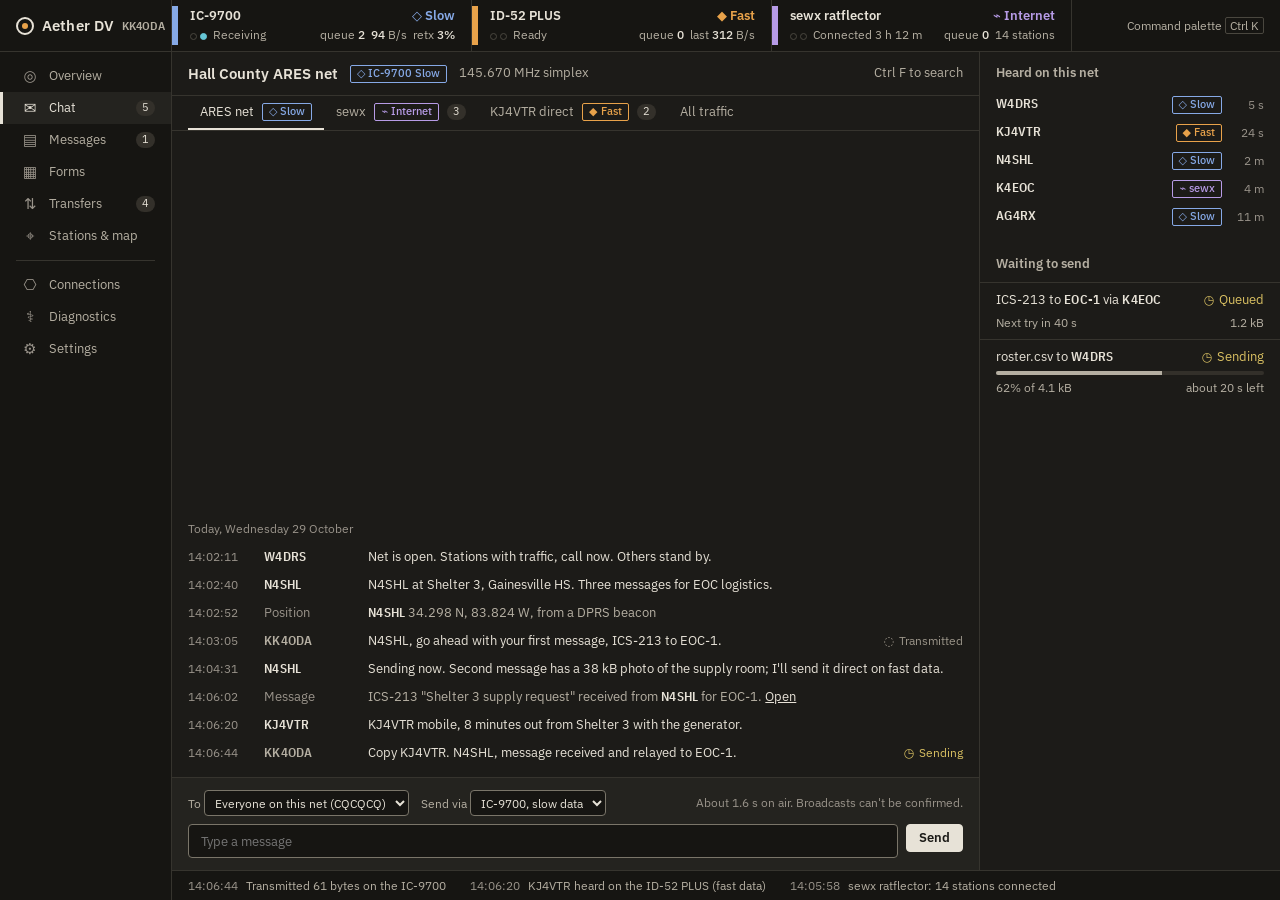
<file: design/mockups/chat.html>
<!doctype html>
<html lang="en">
<head>
<meta charset="utf-8">
<meta name="viewport" content="width=device-width, initial-scale=1">
<title>Aether DV — Chat (mockup)</title>
<link rel="stylesheet" href="app.css">
<style>
.chat { display: grid; grid-template-columns: 1fr 300px; height: 100%; }
.convo { display: grid; grid-template-rows: 44px auto 1fr auto; min-height: 0; border-right: 1px solid var(--line-hair); }
.channels { display: flex; gap: 0; padding: 0 var(--s5); border-bottom: 1px solid var(--line-hair); margin: 0; list-style: none; }
.channels a { display: inline-flex; align-items: center; gap: var(--s3); height: 34px; padding: 0 var(--s4); color: var(--text-2);
  text-decoration: none; border-bottom: 2px solid transparent; white-space: nowrap; }
.channels a[aria-current="true"] { color: var(--text-1); border-bottom-color: var(--text-1); }
.channels .n { font-size: var(--fs-xs); color: var(--text-1); background: var(--bg-select); border-radius: 8px; padding: 0 6px; }
.log { overflow: auto; padding: var(--s3) 0; margin: 0; list-style: none; display: flex; flex-direction: column; justify-content: flex-end; }
.line { display: grid; grid-template-columns: 64px 92px 1fr auto; gap: var(--s4); align-items: baseline;
  padding: 3px var(--s5); min-height: var(--row); }
.line:hover { background: var(--bg-raised); }
.line time { color: var(--text-3); font-size: var(--fs-sm); }
.line .who { font-size: var(--fs-md); }
.line .body { max-width: 72ch; }
.line .meta { display: flex; gap: var(--s3); align-items: center; font-size: var(--fs-sm); }
.line.mine .who { color: var(--text-2); }
.line.sys .body { color: var(--text-2); }
.line.sys .who { color: var(--text-3); font-family: var(--font-ui); font-weight: 400; letter-spacing: 0; }
.daybreak { padding: var(--s3) var(--s5); color: var(--text-3); font-size: var(--fs-sm); }
.compose { border-top: 1px solid var(--line-hair); padding: var(--s4) var(--s5); display: grid; gap: var(--s3); background: var(--bg-raised); }
.compose-row { display: flex; gap: var(--s4); align-items: center; font-size: var(--fs-sm); color: var(--text-2); }
.compose-row select { background: var(--bg-sunken); color: var(--text-1); border: 1px solid var(--line-control); border-radius: var(--r-md); height: 26px; font: inherit; padding: 0 6px; }
.compose-input { display: flex; gap: var(--s3); }
.compose-input input { flex: 1; height: 34px; background: var(--bg-sunken); border: 1px solid var(--line-control); border-radius: var(--r-md);
  color: var(--text-1); font: inherit; font-size: var(--fs-md); padding: 0 var(--s4); }
.estimate { margin-left: auto; color: var(--text-3); }
aside.context { overflow: auto; }
aside h2 { font-size: var(--fs-md); font-weight: 600; margin: 0; padding: var(--s4) var(--s5) var(--s3); color: var(--text-2); }
.stations { list-style: none; margin: 0 0 var(--s4); padding: 0; }
.stations li { display: grid; grid-template-columns: 1fr auto auto; gap: var(--s3); align-items: center; padding: 0 var(--s5); height: var(--row); }
.stations li:hover { background: var(--bg-raised); }
.stations .ago { color: var(--text-3); font-size: var(--fs-sm); width: 34px; text-align: right; }
.queue { list-style: none; margin: 0; padding: 0; }
.queue li { padding: var(--s3) var(--s5); border-top: 1px solid var(--line-hair); display: grid; gap: 4px; }
.queue .q1 { display: flex; justify-content: space-between; gap: var(--s3); }
.bar { height: 4px; background: var(--bg-select); border-radius: 2px; overflow: hidden; }
.bar > span { display: block; height: 100%; background: var(--text-2); }
.q2 { display: flex; justify-content: space-between; font-size: var(--fs-sm); color: var(--text-2); }
</style>
</head>
<body>
<div class="app">
  <div class="brand"><span class="brand-mark" aria-hidden="true"></span><span class="brand-name">Aether DV</span><span class="brand-call">KK4ODA</span></div>

  <ul class="strip" aria-label="Connections">
    <li class="plate" data-mode="slow" aria-label="IC-9700, DV slow data, ready, 2 queued">
      <span class="plate-name">IC-9700</span><span class="plate-mode">◇ Slow</span>
      <span class="plate-state"><span class="air" aria-hidden="true"><i></i><i class="on-rx"></i></span>Receiving</span>
      <span class="plate-nums">queue <b>2</b>&ensp;<b>94</b> B/s&ensp;retx <b>3%</b></span>
    </li>
    <li class="plate" data-mode="fast" aria-label="ID-52 PLUS, DV fast data, ready, idle">
      <span class="plate-name">ID-52 PLUS</span><span class="plate-mode">◆ Fast</span>
      <span class="plate-state"><span class="air" aria-hidden="true"><i></i><i></i></span>Ready</span>
      <span class="plate-nums">queue <b>0</b>&ensp;last <b>312</b> B/s</span>
    </li>
    <li class="plate" data-mode="net" aria-label="Ratflector sewx, internet, connected">
      <span class="plate-name">sewx ratflector</span><span class="plate-mode">⌁ Internet</span>
      <span class="plate-state"><span class="air" aria-hidden="true"><i></i><i></i></span>Connected 3 h 12 m</span>
      <span class="plate-nums">queue <b>0</b>&ensp;14 stations</span>
    </li>
    <li class="strip-end"><span>Command palette <kbd>Ctrl K</kbd></span></li>
  </ul>

  <nav class="rail" aria-label="Sections">
    <ul>
      <li><a href="#"><span class="ico" aria-hidden="true">◎</span>Overview</a></li>
      <li><a href="chat.html" aria-current="page"><span class="ico" aria-hidden="true">✉</span>Chat<span class="count" aria-label="5 unread">5</span></a></li>
      <li><a href="message.html"><span class="ico" aria-hidden="true">▤</span>Messages<span class="count" aria-label="1 unread">1</span></a></li>
      <li><a href="#"><span class="ico" aria-hidden="true">▦</span>Forms</a></li>
      <li><a href="transfers.html"><span class="ico" aria-hidden="true">⇅</span>Transfers<span class="count" aria-label="4 active">4</span></a></li>
      <li><a href="#"><span class="ico" aria-hidden="true">⌖</span>Stations &amp; map</a></li>
      <li class="sep" role="separator"></li>
      <li><a href="connections.html"><span class="ico" aria-hidden="true">⎔</span>Connections</a></li>
      <li><a href="#"><span class="ico" aria-hidden="true">⚕</span>Diagnostics</a></li>
      <li><a href="#"><span class="ico" aria-hidden="true">⚙</span>Settings</a></li>
    </ul>
  </nav>

    <main class="main chat">
    <section class="convo" aria-labelledby="chan-title">
      <div class="pane-head">
        <h1 id="chan-title">Hall County ARES net</h1>
        <span class="tag slow">◇ IC-9700 Slow</span>
        <span class="muted">145.670 MHz simplex</span>
        <span style="margin-left:auto" class="muted">Ctrl F to search</span>
      </div>
      <ul class="channels" aria-label="Chat channels">
        <li><a href="#" aria-current="true">ARES net <span class="tag slow">◇ Slow</span></a></li>
        <li><a href="#">sewx <span class="tag net">⌁ Internet</span><span class="n" aria-label="3 unread">3</span></a></li>
        <li><a href="#">KJ4VTR direct <span class="tag fast">◆ Fast</span><span class="n" aria-label="2 unread">2</span></a></li>
        <li><a href="#">All traffic</a></li>
      </ul>

      <ol class="log" role="log" aria-live="polite" aria-label="Messages on the ARES net">
        <li class="daybreak">Today, Wednesday 29 October</li>
        <li class="line"><time datetime="14:02">14:02:11</time><span class="who call">W4DRS</span>
          <span class="body">Net is open. Stations with traffic, call now. Others stand by.</span><span class="meta"></span></li>
        <li class="line"><time datetime="14:02">14:02:40</time><span class="who call">N4SHL</span>
          <span class="body">N4SHL at Shelter 3, Gainesville HS. Three messages for EOC logistics.</span><span class="meta"></span></li>
        <li class="line sys"><time datetime="14:02">14:02:52</time><span class="who">Position</span>
          <span class="body"><span class="call" style="color:var(--text-1)">N4SHL</span> 34.298 N, 83.824 W, from a DPRS beacon</span><span class="meta"></span></li>
        <li class="line mine"><time datetime="14:03">14:03:05</time><span class="who call">KK4ODA</span>
          <span class="body">N4SHL, go ahead with your first message, ICS-213 to EOC-1.</span>
          <span class="meta"><span class="st unknown" title="Broadcast chat cannot be confirmed. It was transmitted on the IC-9700.">Transmitted</span></span></li>
        <li class="line"><time datetime="14:04">14:04:31</time><span class="who call">N4SHL</span>
          <span class="body">Sending now. Second message has a 38 kB photo of the supply room; I'll send it direct on fast data.</span><span class="meta"></span></li>
        <li class="line sys"><time datetime="14:06">14:06:02</time><span class="who">Message</span>
          <span class="body">ICS-213 "Shelter 3 supply request" received from <span class="call" style="color:var(--text-1)">N4SHL</span> for EOC-1. <a href="message.html" style="color:var(--text-1)">Open</a></span><span class="meta"></span></li>
        <li class="line"><time datetime="14:06">14:06:20</time><span class="who call">KJ4VTR</span>
          <span class="body">KJ4VTR mobile, 8 minutes out from Shelter 3 with the generator.</span><span class="meta"></span></li>
        <li class="line mine"><time datetime="14:06">14:06:44</time><span class="who call">KK4ODA</span>
          <span class="body">Copy KJ4VTR. N4SHL, message received and relayed to EOC-1.</span>
          <span class="meta"><span class="st pending">Sending</span></span></li>
      </ol>

      <form class="compose" aria-label="Write a chat message" onsubmit="return false">
        <div class="compose-row">
          <label>To <select aria-label="Recipient"><option>Everyone on this net (CQCQCQ)</option><option>N4SHL</option><option>KJ4VTR</option></select></label>
          <label>Send via <select aria-label="Send via"><option>IC-9700, slow data</option><option>sewx ratflector</option></select></label>
          <span class="estimate">About 1.6 s on air. Broadcasts can't be confirmed.</span>
        </div>
        <div class="compose-input">
          <label class="sr" for="msg">Message</label>
          <input id="msg" placeholder="Type a message" value="">
          <button class="btn primary" type="submit">Send <span class="sr">(Ctrl Enter)</span></button>
        </div>
      </form>
    </section>

    <aside class="context" aria-label="Net context">
      <h2>Heard on this net</h2>
      <ul class="stations">
        <li><span class="call">W4DRS</span><span class="tag slow">◇ Slow</span><span class="ago">5 s</span></li>
        <li><span class="call">KJ4VTR</span><span class="tag fast">◆ Fast</span><span class="ago">24 s</span></li>
        <li><span class="call">N4SHL</span><span class="tag slow">◇ Slow</span><span class="ago">2 m</span></li>
        <li><span class="call">K4EOC</span><span class="tag net">⌁ sewx</span><span class="ago">4 m</span></li>
        <li><span class="call">AG4RX</span><span class="tag slow">◇ Slow</span><span class="ago">11 m</span></li>
      </ul>
      <h2>Waiting to send</h2>
      <ul class="queue">
        <li><div class="q1"><span>ICS-213 to <span class="call">EOC-1</span> via <span class="call">K4EOC</span></span><span class="st pending">Queued</span></div>
          <div class="q2"><span>Next try in 40 s</span><span>1.2 kB</span></div></li>
        <li><div class="q1"><span>roster.csv to <span class="call">W4DRS</span></span><span class="st pending">Sending</span></div>
          <div class="bar" role="progressbar" aria-valuenow="62" aria-valuemin="0" aria-valuemax="100" aria-label="roster.csv progress"><span style="width:62%"></span></div>
          <div class="q2"><span>62% of 4.1 kB</span><span>about 20 s left</span></div></li>
      </ul>
    </aside>
  </main>

  <div class="drawer" role="status" aria-label="Recent engine activity">
    <span><time>14:06:44</time>Transmitted 61 bytes on the IC-9700</span>
    <span><time>14:06:20</time>KJ4VTR heard on the ID-52 PLUS (fast data)</span>
    <span><time>14:05:58</time>sewx ratflector: 14 stations connected</span>
  </div>
</div>
</body>
</html>
</file>
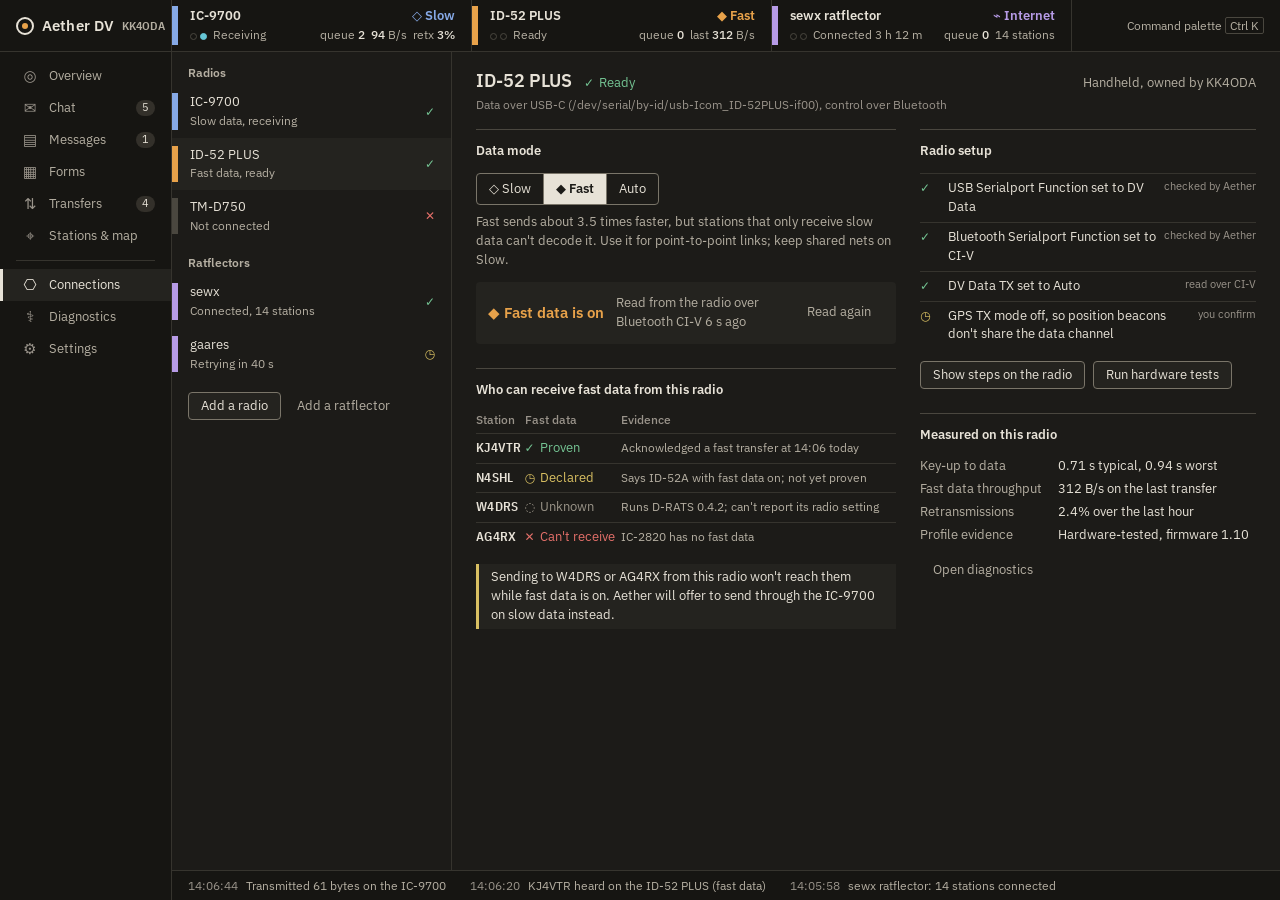
<file: design/mockups/connections.html>
<!doctype html>
<html lang="en">
<head>
<meta charset="utf-8">
<meta name="viewport" content="width=device-width, initial-scale=1">
<title>Aether DV — Connections (mockup)</title>
<link rel="stylesheet" href="app.css">
<style>
.conn { display: grid; grid-template-columns: 280px 1fr; height: 100%; }
.ports { border-right: 1px solid var(--line-hair); overflow: auto; }
.ports h2 { font-size: var(--fs-sm); font-weight: 600; color: var(--text-2); margin: 0; padding: var(--s4) var(--s5) var(--s2); }
.ports ul { list-style: none; margin: 0; padding: 0; }
.ports li a { display: grid; grid-template-columns: 6px 1fr auto; gap: var(--s4); align-items: center; padding: var(--s3) var(--s5) var(--s3) 0;
  color: var(--text-1); text-decoration: none; }
.ports li a:hover { background: var(--bg-hover); }
.ports li a[aria-current="true"] { background: var(--bg-raised); }
.ports .band { align-self: stretch; }
.ports .slow .band { background: var(--slow); } .ports .fast .band { background: var(--fast); } .ports .net .band { background: var(--net); } .ports .unk .band { background: var(--line-strong); }
.ports .sub { display: block; font-size: var(--fs-sm); color: var(--text-2); }
.ports .add { padding: var(--s4) var(--s5); }

.detail { overflow: auto; padding: var(--s5) var(--s6) var(--s6); max-width: 1040px; }
.detail-head { display: flex; align-items: baseline; gap: var(--s4); }
.detail-head h1 { margin: 0; font-size: var(--fs-xl); font-weight: 600; }
.detail .path { color: var(--text-3); font-size: var(--fs-sm); margin: 2px 0 var(--s5); }
.cols { display: grid; grid-template-columns: 1.25fr 1fr; gap: var(--s6); }
section.panel { border-top: 1px solid var(--line-strong); padding-top: var(--s4); margin-bottom: var(--s6); }
section.panel h2 { font-size: var(--fs-md); font-weight: 600; margin: 0 0 var(--s4); }
.seg { display: inline-flex; border: 1px solid var(--line-control); border-radius: var(--r-md); overflow: hidden; }
.seg label { display: inline-flex; align-items: center; gap: 6px; padding: 0 var(--s4); height: 30px; cursor: pointer; border-right: 1px solid var(--line-control); }
.seg label:last-child { border-right: 0; }
.seg input { position: absolute; opacity: 0; }
.seg input:checked + span { color: var(--bg-base); }
.seg label:has(input:checked) { background: var(--text-1); color: var(--bg-base); font-weight: 600; }
.seg label:has(input:focus-visible) { outline: 2px solid var(--focus); outline-offset: -2px; }
.explain { color: var(--text-2); margin: var(--s3) 0 0; max-width: 64ch; }
.readout { display: grid; grid-template-columns: auto 1fr auto; gap: var(--s2) var(--s4); align-items: center; margin-top: var(--s4);
  padding: var(--s4); background: var(--bg-raised); border-radius: var(--r-md); }
.readout .big { font-size: var(--fs-lg); font-weight: 600; color: var(--fast); }
.peers { width: 100%; border-collapse: collapse; }
.peers th { text-align: left; font-weight: 500; color: var(--text-3); font-size: var(--fs-sm); padding: 0 0 var(--s2); }
.peers td { padding: 5px 0; border-top: 1px solid var(--line-hair); vertical-align: top; }
.peers td:last-child { color: var(--text-2); font-size: var(--fs-sm); }
.warn { margin-top: var(--s4); border-left: 3px solid var(--pending); padding: var(--s2) var(--s4); color: var(--text-1); background: var(--bg-raised); }
dl.kv { display: grid; grid-template-columns: max-content 1fr; gap: var(--s2) var(--s5); margin: 0; }
dl.kv dt { color: var(--text-2); } dl.kv dd { margin: 0; }
.checks { list-style: none; margin: 0; padding: 0; }
.checks li { display: grid; grid-template-columns: 20px 1fr auto; gap: var(--s3); padding: 5px 0; border-top: 1px solid var(--line-hair); }
.checks .src { font-size: var(--fs-xs); color: var(--text-3); white-space: nowrap; }
.btnrow { display: flex; gap: var(--s3); margin-top: var(--s4); flex-wrap: wrap; }
</style>
</head>
<body>
<div class="app">
  <div class="brand"><span class="brand-mark" aria-hidden="true"></span><span class="brand-name">Aether DV</span><span class="brand-call">KK4ODA</span></div>

  <ul class="strip" aria-label="Connections">
    <li class="plate" data-mode="slow" aria-label="IC-9700, DV slow data, ready, 2 queued">
      <span class="plate-name">IC-9700</span><span class="plate-mode">◇ Slow</span>
      <span class="plate-state"><span class="air" aria-hidden="true"><i></i><i class="on-rx"></i></span>Receiving</span>
      <span class="plate-nums">queue <b>2</b>&ensp;<b>94</b> B/s&ensp;retx <b>3%</b></span>
    </li>
    <li class="plate" data-mode="fast" aria-label="ID-52 PLUS, DV fast data, ready, idle">
      <span class="plate-name">ID-52 PLUS</span><span class="plate-mode">◆ Fast</span>
      <span class="plate-state"><span class="air" aria-hidden="true"><i></i><i></i></span>Ready</span>
      <span class="plate-nums">queue <b>0</b>&ensp;last <b>312</b> B/s</span>
    </li>
    <li class="plate" data-mode="net" aria-label="Ratflector sewx, internet, connected">
      <span class="plate-name">sewx ratflector</span><span class="plate-mode">⌁ Internet</span>
      <span class="plate-state"><span class="air" aria-hidden="true"><i></i><i></i></span>Connected 3 h 12 m</span>
      <span class="plate-nums">queue <b>0</b>&ensp;14 stations</span>
    </li>
    <li class="strip-end"><span>Command palette <kbd>Ctrl K</kbd></span></li>
  </ul>

  <nav class="rail" aria-label="Sections">
    <ul>
      <li><a href="#"><span class="ico" aria-hidden="true">◎</span>Overview</a></li>
      <li><a href="chat.html"><span class="ico" aria-hidden="true">✉</span>Chat<span class="count" aria-label="5 unread">5</span></a></li>
      <li><a href="message.html"><span class="ico" aria-hidden="true">▤</span>Messages<span class="count" aria-label="1 unread">1</span></a></li>
      <li><a href="#"><span class="ico" aria-hidden="true">▦</span>Forms</a></li>
      <li><a href="transfers.html"><span class="ico" aria-hidden="true">⇅</span>Transfers<span class="count" aria-label="4 active">4</span></a></li>
      <li><a href="#"><span class="ico" aria-hidden="true">⌖</span>Stations &amp; map</a></li>
      <li class="sep" role="separator"></li>
      <li><a href="connections.html" aria-current="page"><span class="ico" aria-hidden="true">⎔</span>Connections</a></li>
      <li><a href="#"><span class="ico" aria-hidden="true">⚕</span>Diagnostics</a></li>
      <li><a href="#"><span class="ico" aria-hidden="true">⚙</span>Settings</a></li>
    </ul>
  </nav>

    <main class="main conn">
    <nav class="ports" aria-label="Ports">
      <h2>Radios</h2>
      <ul>
        <li class="slow"><a href="#"><span class="band" aria-hidden="true"></span><span>IC-9700<span class="sub">Slow data, receiving</span></span><span class="st ok"><span class="sr">ready</span></span></a></li>
        <li class="fast"><a href="#" aria-current="true"><span class="band" aria-hidden="true"></span><span>ID-52 PLUS<span class="sub">Fast data, ready</span></span><span class="st ok"><span class="sr">ready</span></span></a></li>
        <li class="unk"><a href="#"><span class="band" aria-hidden="true"></span><span>TM-D750<span class="sub">Not connected</span></span><span class="st fail"><span class="sr">absent</span></span></a></li>
      </ul>
      <h2>Ratflectors</h2>
      <ul>
        <li class="net"><a href="#"><span class="band" aria-hidden="true"></span><span>sewx<span class="sub">Connected, 14 stations</span></span><span class="st ok"><span class="sr">up</span></span></a></li>
        <li class="net"><a href="#"><span class="band" aria-hidden="true"></span><span>gaares<span class="sub">Retrying in 40 s</span></span><span class="st pending"><span class="sr">backoff</span></span></a></li>
      </ul>
      <div class="add"><button class="btn">Add a radio</button> <button class="btn quiet">Add a ratflector</button></div>
    </nav>

    <section class="detail" aria-labelledby="port-title">
      <div class="detail-head">
        <h1 id="port-title">ID-52 PLUS</h1><span class="st ok">Ready</span>
        <span style="margin-left:auto" class="muted">Handheld, owned by KK4ODA</span>
      </div>
      <p class="path">Data over USB-C (/dev/serial/by-id/usb-Icom_ID-52PLUS-if00), control over Bluetooth</p>

      <div class="cols">
        <div>
          <section class="panel" aria-labelledby="mode-h">
            <h2 id="mode-h">Data mode</h2>
            <div class="seg" role="radiogroup" aria-label="Data mode policy">
              <label><input type="radio" name="mode"><span>◇ Slow</span></label>
              <label><input type="radio" name="mode" checked><span>◆ Fast</span></label>
              <label><input type="radio" name="mode"><span>Auto</span></label>
            </div>
            <p class="explain">Fast sends about 3.5 times faster, but stations that only receive slow data can't decode it. Use it for point-to-point links; keep shared nets on Slow.</p>
            <div class="readout" role="status">
              <span class="big">◆ Fast data is on</span><span class="muted">Read from the radio over Bluetooth CI-V 6 s ago</span>
              <button class="btn quiet">Read again</button>
            </div>
          </section>

          <section class="panel" aria-labelledby="peer-h">
            <h2 id="peer-h">Who can receive fast data from this radio</h2>
            <table class="peers">
              <thead><tr><th scope="col">Station</th><th scope="col">Fast data</th><th scope="col">Evidence</th></tr></thead>
              <tbody>
                <tr><td class="call">KJ4VTR</td><td><span class="st ok">Proven</span></td><td>Acknowledged a fast transfer at 14:06 today</td></tr>
                <tr><td class="call">N4SHL</td><td><span class="st pending">Declared</span></td><td>Says ID-52A with fast data on; not yet proven</td></tr>
                <tr><td class="call">W4DRS</td><td><span class="st unknown">Unknown</span></td><td>Runs D-RATS 0.4.2; can't report its radio setting</td></tr>
                <tr><td class="call">AG4RX</td><td><span class="st fail">Can't receive</span></td><td>IC-2820 has no fast data</td></tr>
              </tbody>
            </table>
            <p class="warn">Sending to W4DRS or AG4RX from this radio won't reach them while fast data is on. Aether will offer to send through the IC-9700 on slow data instead.</p>
          </section>
        </div>

        <div>
          <section class="panel" aria-labelledby="hw-h">
            <h2 id="hw-h">Radio setup</h2>
            <ul class="checks">
              <li><span class="st ok"><span class="sr">done</span></span><span>USB Serialport Function set to DV Data</span><span class="src">checked by Aether</span></li>
              <li><span class="st ok"><span class="sr">done</span></span><span>Bluetooth Serialport Function set to CI-V</span><span class="src">checked by Aether</span></li>
              <li><span class="st ok"><span class="sr">done</span></span><span>DV Data TX set to Auto</span><span class="src">read over CI-V</span></li>
              <li><span class="st pending"><span class="sr">to do</span></span><span>GPS TX mode off, so position beacons don't share the data channel</span><span class="src">you confirm</span></li>
            </ul>
            <div class="btnrow"><button class="btn">Show steps on the radio</button><button class="btn">Run hardware tests</button></div>
          </section>

          <section class="panel" aria-labelledby="meas-h">
            <h2 id="meas-h">Measured on this radio</h2>
            <dl class="kv">
              <dt>Key-up to data</dt><dd>0.71 s typical, 0.94 s worst</dd>
              <dt>Fast data throughput</dt><dd>312 B/s on the last transfer</dd>
              <dt>Retransmissions</dt><dd>2.4% over the last hour</dd>
              <dt>Profile evidence</dt><dd>Hardware-tested, firmware 1.10</dd>
            </dl>
            <div class="btnrow"><button class="btn quiet">Open diagnostics</button></div>
          </section>
        </div>
      </div>
    </section>
  </main>
  <div class="drawer" role="status" aria-label="Recent engine activity">
    <span><time>14:06:44</time>Transmitted 61 bytes on the IC-9700</span>
    <span><time>14:06:20</time>KJ4VTR heard on the ID-52 PLUS (fast data)</span>
    <span><time>14:05:58</time>sewx ratflector: 14 stations connected</span>
  </div>
</div>
</body>
</html>
</file>
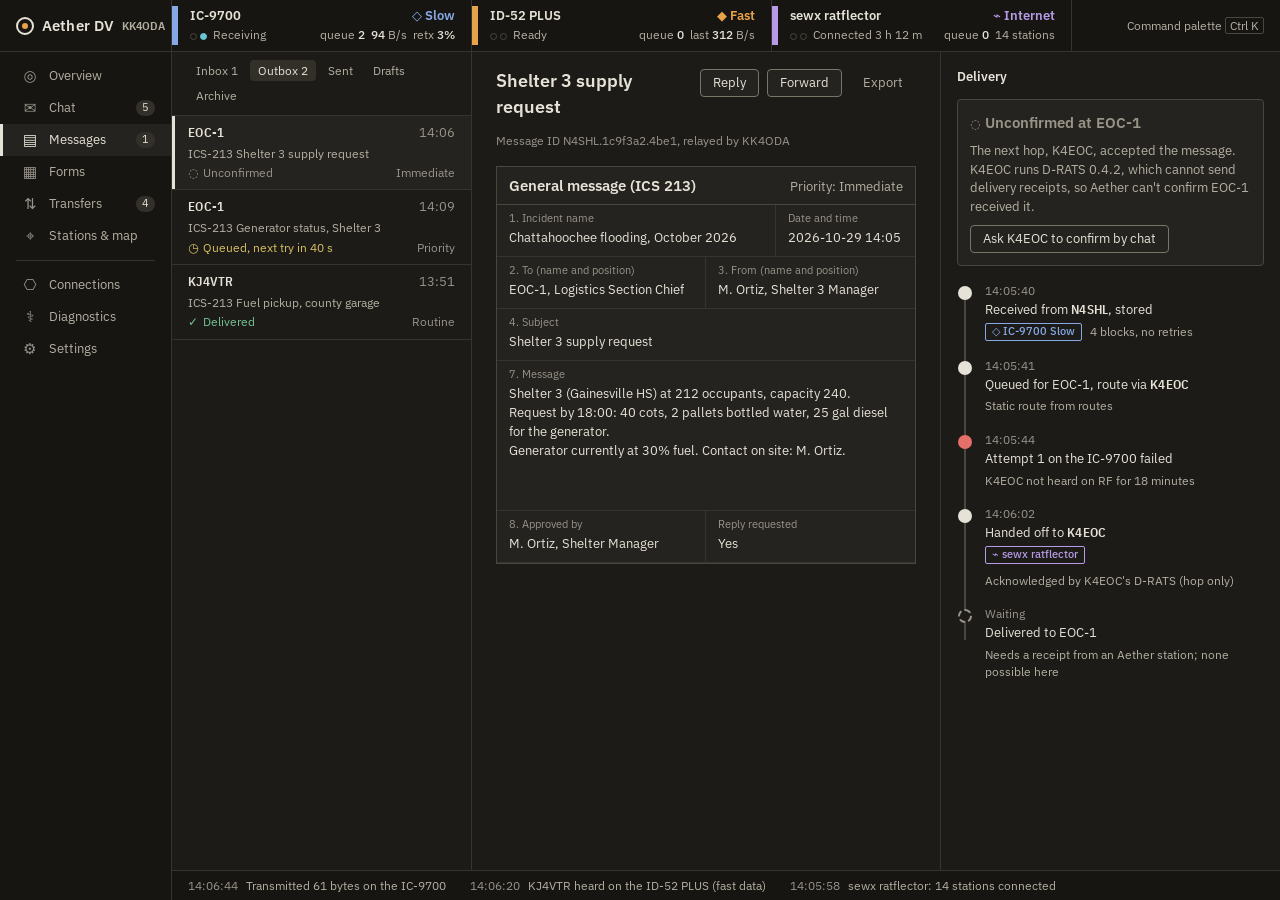
<file: design/mockups/message.html>
<!doctype html>
<html lang="en">
<head>
<meta charset="utf-8">
<meta name="viewport" content="width=device-width, initial-scale=1">
<title>Aether DV — Message (mockup)</title>
<link rel="stylesheet" href="app.css">
<style>
.msgview { display: grid; grid-template-columns: 300px 1fr 340px; height: 100%; }
.list { border-right: 1px solid var(--line-hair); overflow: auto; }
.folders { display: flex; gap: var(--s2); padding: var(--s3) var(--s5); border-bottom: 1px solid var(--line-hair); flex-wrap: wrap; }
.folders a { color: var(--text-2); text-decoration: none; padding: 2px 8px; border-radius: var(--r-md); font-size: var(--fs-sm); }
.folders a[aria-current="true"] { background: var(--bg-select); color: var(--text-1); }
.items { list-style: none; margin: 0; padding: 0; }
.items li { padding: var(--s3) var(--s5); border-bottom: 1px solid var(--line-hair); display: grid; gap: 2px; cursor: default; }
.items li[aria-selected="true"] { background: var(--bg-raised); box-shadow: inset 3px 0 0 var(--text-1); }
.items .r1 { display: flex; justify-content: space-between; gap: var(--s3); }
.items .r2 { color: var(--text-2); font-size: var(--fs-sm); white-space: nowrap; overflow: hidden; text-overflow: ellipsis; }
.items .r3 { display: flex; justify-content: space-between; font-size: var(--fs-sm); }

.doc { overflow: auto; padding: var(--s5) var(--s6) var(--s6); }
.doc-head { display: flex; align-items: baseline; gap: var(--s4); margin-bottom: var(--s4); }
.doc-head h1 { font-size: var(--fs-xl); font-weight: 600; margin: 0; }
.doc-actions { margin-left: auto; display: flex; gap: var(--s3); }
.mid { color: var(--text-3); font-size: var(--fs-sm); margin: 0 0 var(--s5); }
/* ICS-213 rendered in the paper form's own boxed grid */
.ics { border: 1px solid var(--line-strong); max-width: 760px; background: var(--bg-raised); }
.ics-title { display: flex; justify-content: space-between; align-items: baseline; padding: var(--s3) var(--s4); border-bottom: 1px solid var(--line-strong); }
.ics-title b { font-size: var(--fs-lg); }
.ics-grid { display: grid; grid-template-columns: repeat(6, 1fr); }
.box { border-right: 1px solid var(--line-hair); border-bottom: 1px solid var(--line-hair); padding: 6px var(--s4) var(--s3); min-height: 52px; }
.box:last-child { border-right: 0; }
.box .k { display: block; font-size: var(--fs-xs); color: var(--text-3); margin-bottom: 2px; }
.box .v { font-size: var(--fs-md); }
.c2 { grid-column: span 2; } .c3 { grid-column: span 3; } .c4 { grid-column: span 4; } .c6 { grid-column: span 6; }
.box.body { min-height: 150px; } .box.body .v { white-space: pre-line; max-width: 70ch; }
.box.edge { border-right: 0; }

.delivery { border-left: 1px solid var(--line-hair); overflow: auto; padding: var(--s5); }
.delivery h2 { font-size: var(--fs-md); font-weight: 600; margin: 0 0 var(--s4); }
.verdict { border: 1px solid var(--line-strong); border-radius: var(--r-md); padding: var(--s4); margin-bottom: var(--s5); background: var(--bg-raised); }
.verdict .st { font-size: var(--fs-lg); font-weight: 600; }
.verdict p { margin: var(--s3) 0 0; color: var(--text-2); }
/* hop ladder: a genuine sequence, so it is drawn as one */
.ladder { list-style: none; margin: 0; padding: 0; position: relative; }
.ladder::before { content: ""; position: absolute; left: 7px; top: 8px; bottom: 56px; width: 2px; background: var(--line-strong); }
.ladder li { position: relative; padding: 0 0 var(--s5) 28px; }
.ladder li::before { content: ""; position: absolute; left: 1px; top: 4px; width: 10px; height: 10px; border-radius: 50%;
  background: var(--bg-base); border: 2px solid var(--line-strong); }
.ladder li.done::before { background: var(--text-1); border-color: var(--text-1); }
.ladder li.fail::before { background: var(--fail); border-color: var(--fail); }
.ladder li.open::before { border-style: dashed; border-color: var(--unknown); }
.ladder .when { color: var(--text-3); font-size: var(--fs-sm); }
.ladder .what { display: block; }
.ladder .how { display: flex; gap: var(--s3); align-items: center; flex-wrap: wrap; margin-top: 3px; font-size: var(--fs-sm); color: var(--text-2); }
.delivery .acts { display: flex; gap: var(--s3); margin-top: var(--s3); }
</style>
</head>
<body>
<div class="app">
  <div class="brand"><span class="brand-mark" aria-hidden="true"></span><span class="brand-name">Aether DV</span><span class="brand-call">KK4ODA</span></div>

  <ul class="strip" aria-label="Connections">
    <li class="plate" data-mode="slow" aria-label="IC-9700, DV slow data, ready, 2 queued">
      <span class="plate-name">IC-9700</span><span class="plate-mode">◇ Slow</span>
      <span class="plate-state"><span class="air" aria-hidden="true"><i></i><i class="on-rx"></i></span>Receiving</span>
      <span class="plate-nums">queue <b>2</b>&ensp;<b>94</b> B/s&ensp;retx <b>3%</b></span>
    </li>
    <li class="plate" data-mode="fast" aria-label="ID-52 PLUS, DV fast data, ready, idle">
      <span class="plate-name">ID-52 PLUS</span><span class="plate-mode">◆ Fast</span>
      <span class="plate-state"><span class="air" aria-hidden="true"><i></i><i></i></span>Ready</span>
      <span class="plate-nums">queue <b>0</b>&ensp;last <b>312</b> B/s</span>
    </li>
    <li class="plate" data-mode="net" aria-label="Ratflector sewx, internet, connected">
      <span class="plate-name">sewx ratflector</span><span class="plate-mode">⌁ Internet</span>
      <span class="plate-state"><span class="air" aria-hidden="true"><i></i><i></i></span>Connected 3 h 12 m</span>
      <span class="plate-nums">queue <b>0</b>&ensp;14 stations</span>
    </li>
    <li class="strip-end"><span>Command palette <kbd>Ctrl K</kbd></span></li>
  </ul>

  <nav class="rail" aria-label="Sections">
    <ul>
      <li><a href="#"><span class="ico" aria-hidden="true">◎</span>Overview</a></li>
      <li><a href="chat.html"><span class="ico" aria-hidden="true">✉</span>Chat<span class="count" aria-label="5 unread">5</span></a></li>
      <li><a href="message.html" aria-current="page"><span class="ico" aria-hidden="true">▤</span>Messages<span class="count" aria-label="1 unread">1</span></a></li>
      <li><a href="#"><span class="ico" aria-hidden="true">▦</span>Forms</a></li>
      <li><a href="transfers.html"><span class="ico" aria-hidden="true">⇅</span>Transfers<span class="count" aria-label="4 active">4</span></a></li>
      <li><a href="#"><span class="ico" aria-hidden="true">⌖</span>Stations &amp; map</a></li>
      <li class="sep" role="separator"></li>
      <li><a href="connections.html"><span class="ico" aria-hidden="true">⎔</span>Connections</a></li>
      <li><a href="#"><span class="ico" aria-hidden="true">⚕</span>Diagnostics</a></li>
      <li><a href="#"><span class="ico" aria-hidden="true">⚙</span>Settings</a></li>
    </ul>
  </nav>

    <main class="main msgview">
    <section class="list" aria-label="Message list">
      <nav class="folders" aria-label="Folders">
        <a href="#">Inbox 1</a><a href="#" aria-current="true">Outbox 2</a><a href="#">Sent</a><a href="#">Drafts</a><a href="#">Archive</a>
      </nav>
      <ul class="items" role="listbox" aria-label="Outbox">
        <li role="option" aria-selected="true">
          <div class="r1"><span class="call">EOC-1</span><span class="faint">14:06</span></div>
          <div class="r2">ICS-213 Shelter 3 supply request</div>
          <div class="r3"><span class="st unknown">Unconfirmed</span><span class="faint">Immediate</span></div>
        </li>
        <li role="option" aria-selected="false">
          <div class="r1"><span class="call">EOC-1</span><span class="faint">14:09</span></div>
          <div class="r2">ICS-213 Generator status, Shelter 3</div>
          <div class="r3"><span class="st pending">Queued, next try in 40 s</span><span class="faint">Priority</span></div>
        </li>
        <li role="option" aria-selected="false">
          <div class="r1"><span class="call">KJ4VTR</span><span class="faint">13:51</span></div>
          <div class="r2">ICS-213 Fuel pickup, county garage</div>
          <div class="r3"><span class="st ok">Delivered</span><span class="faint">Routine</span></div>
        </li>
      </ul>
    </section>

    <article class="doc" aria-labelledby="msg-title">
      <div class="doc-head">
        <h1 id="msg-title">Shelter 3 supply request</h1>
        <div class="doc-actions">
          <button class="btn">Reply</button><button class="btn">Forward</button><button class="btn quiet">Export</button>
        </div>
      </div>
      <p class="mid">Message ID N4SHL.1c9f3a2.4be1, relayed by KK4ODA</p>
      <div class="ics" role="group" aria-label="ICS-213 general message">
        <div class="ics-title"><b>General message (ICS 213)</b><span class="muted">Priority: Immediate</span></div>
        <div class="ics-grid">
          <div class="box c4"><span class="k">1. Incident name</span><span class="v">Chattahoochee flooding, October 2026</span></div>
          <div class="box c2 edge"><span class="k">Date and time</span><span class="v">2026-10-29 14:05</span></div>
          <div class="box c3"><span class="k">2. To (name and position)</span><span class="v">EOC-1, Logistics Section Chief</span></div>
          <div class="box c3 edge"><span class="k">3. From (name and position)</span><span class="v">M. Ortiz, Shelter 3 Manager</span></div>
          <div class="box c6 edge"><span class="k">4. Subject</span><span class="v">Shelter 3 supply request</span></div>
          <div class="box c6 edge body"><span class="k">7. Message</span><span class="v">Shelter 3 (Gainesville HS) at 212 occupants, capacity 240.
Request by 18:00: 40 cots, 2 pallets bottled water, 25 gal diesel for the generator.
Generator currently at 30% fuel. Contact on site: M. Ortiz.</span></div>
          <div class="box c3"><span class="k">8. Approved by</span><span class="v">M. Ortiz, Shelter Manager</span></div>
          <div class="box c3 edge"><span class="k">Reply requested</span><span class="v">Yes</span></div>
        </div>
      </div>
    </article>

    <aside class="delivery" aria-labelledby="dl-title">
      <h2 id="dl-title">Delivery</h2>
      <div class="verdict" role="status">
        <span class="st unknown">Unconfirmed at EOC-1</span>
        <p>The next hop, K4EOC, accepted the message. K4EOC runs D-RATS 0.4.2, which cannot send delivery receipts, so Aether can't confirm EOC-1 received it.</p>
        <div class="acts"><button class="btn">Ask K4EOC to confirm by chat</button></div>
      </div>
      <ol class="ladder" aria-label="Delivery steps">
        <li class="done"><span class="when">14:05:40</span><span class="what">Received from <span class="call">N4SHL</span>, stored</span>
          <span class="how"><span class="tag slow">◇ IC-9700 Slow</span>4 blocks, no retries</span></li>
        <li class="done"><span class="when">14:05:41</span><span class="what">Queued for EOC-1, route via <span class="call">K4EOC</span></span>
          <span class="how">Static route from routes</span></li>
        <li class="fail"><span class="when">14:05:44</span><span class="what">Attempt 1 on the IC-9700 failed</span>
          <span class="how">K4EOC not heard on RF for 18 minutes</span></li>
        <li class="done"><span class="when">14:06:02</span><span class="what">Handed off to <span class="call">K4EOC</span></span>
          <span class="how"><span class="tag net">⌁ sewx ratflector</span>Acknowledged by K4EOC's D-RATS (hop only)</span></li>
        <li class="open"><span class="when">Waiting</span><span class="what">Delivered to EOC-1</span>
          <span class="how">Needs a receipt from an Aether station; none possible here</span></li>
      </ol>
    </aside>
  </main>
  <div class="drawer" role="status" aria-label="Recent engine activity">
    <span><time>14:06:44</time>Transmitted 61 bytes on the IC-9700</span>
    <span><time>14:06:20</time>KJ4VTR heard on the ID-52 PLUS (fast data)</span>
    <span><time>14:05:58</time>sewx ratflector: 14 stations connected</span>
  </div>
</div>
</body>
</html>
</file>
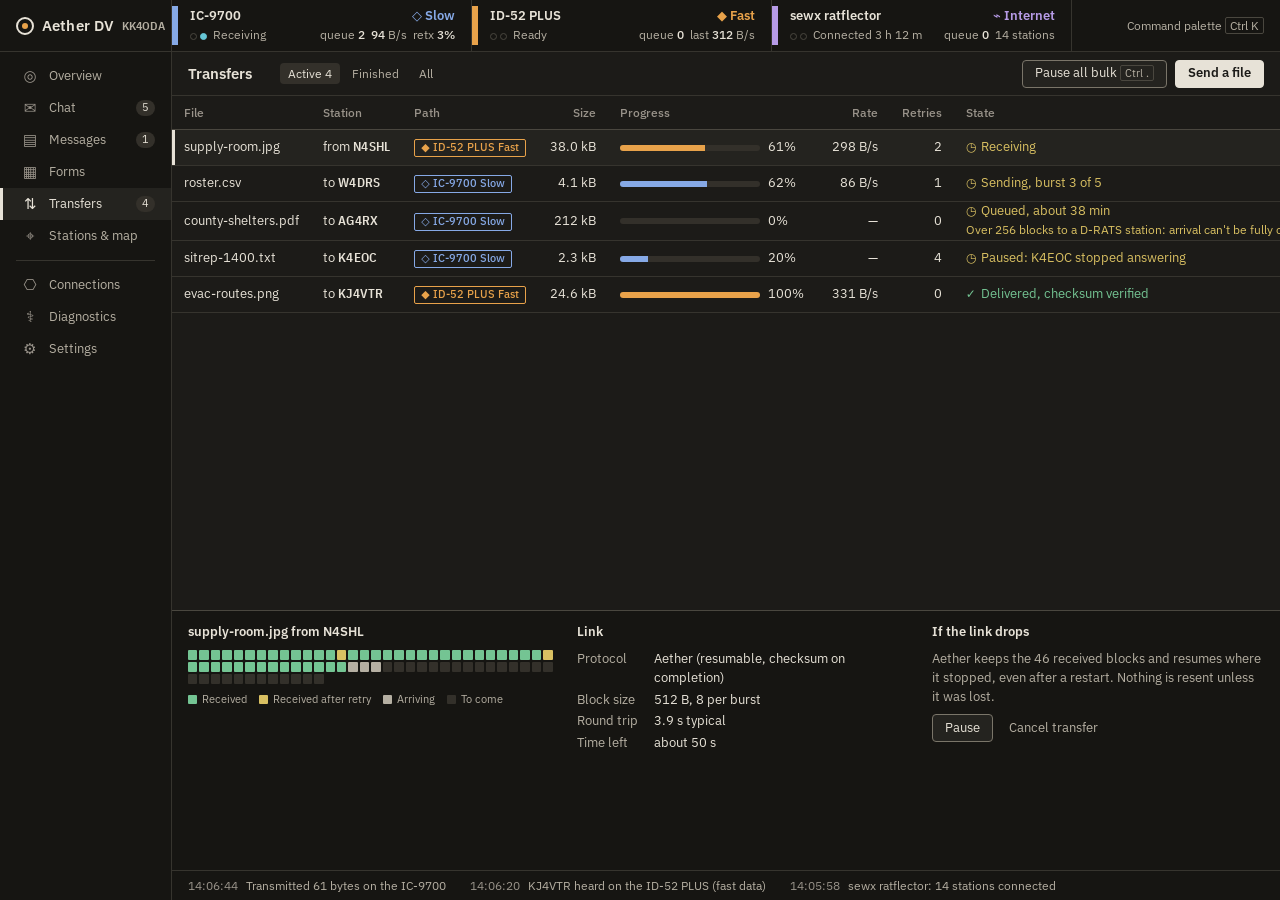
<file: design/mockups/transfers.html>
<!doctype html>
<html lang="en">
<head>
<meta charset="utf-8">
<meta name="viewport" content="width=device-width, initial-scale=1">
<title>Aether DV — Transfers (mockup)</title>
<link rel="stylesheet" href="app.css">
<style>
.xfer { display: grid; grid-template-rows: 44px 1fr 260px; height: 100%; }
.xfer .pane-head .filters { display: flex; gap: var(--s2); margin-left: var(--s5); }
.xfer .filters a { color: var(--text-2); text-decoration: none; padding: 2px 8px; border-radius: var(--r-md); font-size: var(--fs-sm); }
.xfer .filters a[aria-current="true"] { background: var(--bg-select); color: var(--text-1); }
.xfer .pane-head .actions { margin-left: auto; display: flex; gap: var(--s3); }
.tablewrap { overflow: auto; }
table.grid { width: 100%; border-collapse: collapse; }
.grid th { position: sticky; top: 0; background: var(--bg-base); text-align: left; font-weight: 500; color: var(--text-3);
  font-size: var(--fs-sm); padding: var(--s3) var(--s4); border-bottom: 1px solid var(--line-strong); white-space: nowrap; }
.grid td { padding: 0 var(--s4); height: 36px; border-bottom: 1px solid var(--line-hair); white-space: nowrap; }
.grid tr[aria-selected="true"] td { background: var(--bg-raised); }
.grid tr[aria-selected="true"] td:first-child { box-shadow: inset 3px 0 0 var(--text-1); }
.grid .num { text-align: right; }
.prog { display: grid; grid-template-columns: 140px 40px; gap: var(--s3); align-items: center; }
.bar { height: 6px; background: var(--bg-select); border-radius: 3px; overflow: hidden; }
.bar > span { display: block; height: 100%; background: var(--text-2); }
.bar.fast > span { background: var(--fast); } .bar.slow > span { background: var(--slow); } .bar.net > span { background: var(--net); }
.note { color: var(--pending); font-size: var(--fs-sm); }

.inspect { border-top: 1px solid var(--line-strong); display: grid; grid-template-columns: 1.1fr 1fr 1fr; gap: var(--s6); padding: var(--s4) var(--s5); overflow: auto; background: var(--bg-sunken); }
.inspect h2 { font-size: var(--fs-md); font-weight: 600; margin: 0 0 var(--s3); }
.inspect dl { display: grid; grid-template-columns: max-content 1fr; gap: 3px var(--s5); margin: 0; }
.inspect dt { color: var(--text-2); } .inspect dd { margin: 0; }
/* block map: one cell per block, a real per-block state, not decoration */
.blocks { display: grid; grid-template-columns: repeat(32, 1fr); gap: 2px; margin-top: var(--s2); }
.blocks i { height: 10px; border-radius: 1px; background: var(--bg-select); }
.blocks i.a { background: var(--ok); } .blocks i.s { background: var(--text-2); } .blocks i.r { background: var(--pending); }
.legend { display: flex; gap: var(--s4); font-size: var(--fs-xs); color: var(--text-2); margin-top: var(--s3); }
.legend span::before { content: ""; display: inline-block; width: 9px; height: 9px; margin-right: 5px; vertical-align: -1px; border-radius: 1px; }
.legend .la::before { background: var(--ok); } .legend .ls::before { background: var(--text-2); } .legend .lr::before { background: var(--pending); } .legend .lq::before { background: var(--bg-select); }
</style>
</head>
<body>
<div class="app">
  <div class="brand"><span class="brand-mark" aria-hidden="true"></span><span class="brand-name">Aether DV</span><span class="brand-call">KK4ODA</span></div>

  <ul class="strip" aria-label="Connections">
    <li class="plate" data-mode="slow" aria-label="IC-9700, DV slow data, ready, 2 queued">
      <span class="plate-name">IC-9700</span><span class="plate-mode">◇ Slow</span>
      <span class="plate-state"><span class="air" aria-hidden="true"><i></i><i class="on-rx"></i></span>Receiving</span>
      <span class="plate-nums">queue <b>2</b>&ensp;<b>94</b> B/s&ensp;retx <b>3%</b></span>
    </li>
    <li class="plate" data-mode="fast" aria-label="ID-52 PLUS, DV fast data, ready, idle">
      <span class="plate-name">ID-52 PLUS</span><span class="plate-mode">◆ Fast</span>
      <span class="plate-state"><span class="air" aria-hidden="true"><i></i><i></i></span>Ready</span>
      <span class="plate-nums">queue <b>0</b>&ensp;last <b>312</b> B/s</span>
    </li>
    <li class="plate" data-mode="net" aria-label="Ratflector sewx, internet, connected">
      <span class="plate-name">sewx ratflector</span><span class="plate-mode">⌁ Internet</span>
      <span class="plate-state"><span class="air" aria-hidden="true"><i></i><i></i></span>Connected 3 h 12 m</span>
      <span class="plate-nums">queue <b>0</b>&ensp;14 stations</span>
    </li>
    <li class="strip-end"><span>Command palette <kbd>Ctrl K</kbd></span></li>
  </ul>

  <nav class="rail" aria-label="Sections">
    <ul>
      <li><a href="#"><span class="ico" aria-hidden="true">◎</span>Overview</a></li>
      <li><a href="chat.html"><span class="ico" aria-hidden="true">✉</span>Chat<span class="count" aria-label="5 unread">5</span></a></li>
      <li><a href="message.html"><span class="ico" aria-hidden="true">▤</span>Messages<span class="count" aria-label="1 unread">1</span></a></li>
      <li><a href="#"><span class="ico" aria-hidden="true">▦</span>Forms</a></li>
      <li><a href="transfers.html" aria-current="page"><span class="ico" aria-hidden="true">⇅</span>Transfers<span class="count" aria-label="4 active">4</span></a></li>
      <li><a href="#"><span class="ico" aria-hidden="true">⌖</span>Stations &amp; map</a></li>
      <li class="sep" role="separator"></li>
      <li><a href="connections.html"><span class="ico" aria-hidden="true">⎔</span>Connections</a></li>
      <li><a href="#"><span class="ico" aria-hidden="true">⚕</span>Diagnostics</a></li>
      <li><a href="#"><span class="ico" aria-hidden="true">⚙</span>Settings</a></li>
    </ul>
  </nav>

    <main class="main xfer">
    <div class="pane-head">
      <h1>Transfers</h1>
      <nav class="filters" aria-label="Filter transfers"><a href="#" aria-current="true">Active 4</a><a href="#">Finished</a><a href="#">All</a></nav>
      <div class="actions"><button class="btn">Pause all bulk <span class="kbd">Ctrl .</span></button><button class="btn primary">Send a file</button></div>
    </div>
    <div class="tablewrap">
      <table class="grid" aria-label="Transfers">
        <thead><tr><th scope="col">File</th><th scope="col">Station</th><th scope="col">Path</th><th scope="col" class="num">Size</th>
          <th scope="col">Progress</th><th scope="col" class="num">Rate</th><th scope="col" class="num">Retries</th><th scope="col">State</th></tr></thead>
        <tbody>
          <tr aria-selected="true"><td>supply-room.jpg</td><td>from <span class="call">N4SHL</span></td><td><span class="tag fast">◆ ID-52 PLUS Fast</span></td><td class="num">38.0 kB</td>
            <td><div class="prog"><div class="bar fast" role="progressbar" aria-label="supply-room.jpg" aria-valuenow="61" aria-valuemin="0" aria-valuemax="100"><span style="width:61%"></span></div><span>61%</span></div></td>
            <td class="num">298 B/s</td><td class="num">2</td><td><span class="st pending">Receiving</span></td></tr>
          <tr aria-selected="false"><td>roster.csv</td><td>to <span class="call">W4DRS</span></td><td><span class="tag slow">◇ IC-9700 Slow</span></td><td class="num">4.1 kB</td>
            <td><div class="prog"><div class="bar slow" role="progressbar" aria-label="roster.csv" aria-valuenow="62" aria-valuemin="0" aria-valuemax="100"><span style="width:62%"></span></div><span>62%</span></div></td>
            <td class="num">86 B/s</td><td class="num">1</td><td><span class="st pending">Sending, burst 3 of 5</span></td></tr>
          <tr aria-selected="false"><td>county-shelters.pdf</td><td>to <span class="call">AG4RX</span></td><td><span class="tag slow">◇ IC-9700 Slow</span></td><td class="num">212 kB</td>
            <td><div class="prog"><div class="bar slow" role="progressbar" aria-label="county-shelters.pdf" aria-valuenow="0" aria-valuemin="0" aria-valuemax="100"><span style="width:0%"></span></div><span>0%</span></div></td>
            <td class="num">—</td><td class="num">0</td><td><span class="st pending">Queued, about 38 min</span><br><span class="note">Over 256 blocks to a D-RATS station: arrival can't be fully confirmed</span></td></tr>
          <tr aria-selected="false"><td>sitrep-1400.txt</td><td>to <span class="call">K4EOC</span></td><td><span class="tag slow">◇ IC-9700 Slow</span></td><td class="num">2.3 kB</td>
            <td><div class="prog"><div class="bar slow" role="progressbar" aria-label="sitrep-1400.txt" aria-valuenow="20" aria-valuemin="0" aria-valuemax="100"><span style="width:20%"></span></div><span>20%</span></div></td>
            <td class="num">—</td><td class="num">4</td><td><span class="st pending">Paused: K4EOC stopped answering</span></td></tr>
          <tr aria-selected="false"><td>evac-routes.png</td><td>to <span class="call">KJ4VTR</span></td><td><span class="tag fast">◆ ID-52 PLUS Fast</span></td><td class="num">24.6 kB</td>
            <td><div class="prog"><div class="bar fast" role="progressbar" aria-label="evac-routes.png" aria-valuenow="100" aria-valuemin="0" aria-valuemax="100"><span style="width:100%"></span></div><span>100%</span></div></td>
            <td class="num">331 B/s</td><td class="num">0</td><td><span class="st ok">Delivered, checksum verified</span></td></tr>
        </tbody>
      </table>
    </div>
    <section class="inspect" aria-label="Selected transfer details">
      <div>
        <h2>supply-room.jpg from N4SHL</h2>
        <div class="blocks" role="img" aria-label="76 blocks: 44 received, 2 received after retry, 3 arriving, 27 still to come"><i class="a"></i><i class="a"></i><i class="a"></i><i class="a"></i><i class="a"></i><i class="a"></i><i class="a"></i><i class="a"></i><i class="a"></i><i class="a"></i><i class="a"></i><i class="a"></i><i class="a"></i><i class="r"></i><i class="a"></i><i class="a"></i><i class="a"></i><i class="a"></i><i class="a"></i><i class="a"></i><i class="a"></i><i class="a"></i><i class="a"></i><i class="a"></i><i class="a"></i><i class="a"></i><i class="a"></i><i class="a"></i><i class="a"></i><i class="a"></i><i class="a"></i><i class="r"></i><i class="a"></i><i class="a"></i><i class="a"></i><i class="a"></i><i class="a"></i><i class="a"></i><i class="a"></i><i class="a"></i><i class="a"></i><i class="a"></i><i class="a"></i><i class="a"></i><i class="a"></i><i class="a"></i><i class="s"></i><i class="s"></i><i class="s"></i><i></i><i></i><i></i><i></i><i></i><i></i><i></i><i></i><i></i><i></i><i></i><i></i><i></i><i></i><i></i><i></i><i></i><i></i><i></i><i></i><i></i><i></i><i></i><i></i><i></i><i></i><i></i></div>
        <div class="legend"><span class="la">Received</span><span class="lr">Received after retry</span><span class="ls">Arriving</span><span class="lq">To come</span></div>
      </div>
      <div>
        <h2>Link</h2>
        <dl>
          <dt>Protocol</dt><dd>Aether (resumable, checksum on completion)</dd>
          <dt>Block size</dt><dd>512 B, 8 per burst</dd>
          <dt>Round trip</dt><dd>3.9 s typical</dd>
          <dt>Time left</dt><dd>about 50 s</dd>
        </dl>
      </div>
      <div>
        <h2>If the link drops</h2>
        <p class="muted" style="margin:0 0 var(--s3);max-width:44ch">Aether keeps the 46 received blocks and resumes where it stopped, even after a restart. Nothing is resent unless it was lost.</p>
        <button class="btn">Pause</button> <button class="btn quiet">Cancel transfer</button>
      </div>
    </section>
  </main>
  <div class="drawer" role="status" aria-label="Recent engine activity">
    <span><time>14:06:44</time>Transmitted 61 bytes on the IC-9700</span>
    <span><time>14:06:20</time>KJ4VTR heard on the ID-52 PLUS (fast data)</span>
    <span><time>14:05:58</time>sewx ratflector: 14 stations connected</span>
  </div>
</div>
</body>
</html>
</file>
<file: design/mockups/app.css>
/* Shared app frame for the Aether DV mockups. */
@import url("fonts/fonts.css");
@import url("tokens.css");

* { box-sizing: border-box; }
html, body { margin: 0; height: 100%; }
body {
  background: var(--bg-base); color: var(--text-1);
  font: 400 var(--fs-md)/var(--lh) var(--font-ui);
  font-variant-numeric: tabular-nums;
  -webkit-font-smoothing: antialiased;
}
:focus-visible { outline: 2px solid var(--focus); outline-offset: 1px; }
.sr { position: absolute; width: 1px; height: 1px; overflow: hidden; clip: rect(0 0 0 0); white-space: nowrap; }
button { font: inherit; color: inherit; }

.app { display: grid; height: 100vh; grid-template-columns: 172px 1fr; grid-template-rows: 52px 1fr 30px;
  grid-template-areas: "brand strip" "rail main" "rail drawer"; }

/* ---- brand + transport strip (the one bold element) ---- */
.brand { grid-area: brand; display: flex; align-items: center; gap: var(--s3); padding: 0 var(--s4) 0 var(--s5);
  background: var(--bg-sunken); border-bottom: 1px solid var(--line-hair); border-right: 1px solid var(--line-hair); }
.brand-mark { flex: none; width: 18px; height: 18px; border: 2px solid var(--text-1); border-radius: 50%; position: relative; }
.brand-mark::after { content: ""; position: absolute; inset: 4px; background: var(--fast); border-radius: 50%; }
.brand-name { font-weight: 600; font-size: var(--fs-lg); letter-spacing: .01em; white-space: nowrap; }
.brand-call { font-family: var(--font-call); font-weight: 600; color: var(--text-2); font-size: var(--fs-sm); margin-left: auto; }

.strip { grid-area: strip; display: flex; align-items: stretch; margin: 0; padding: 0; list-style: none;
  background: var(--bg-sunken); border-bottom: 1px solid var(--line-hair); }
.plate { display: grid; grid-template-columns: auto auto; grid-template-rows: auto auto; column-gap: var(--s5);
  align-content: center; padding: 0 var(--s5) 0 calc(var(--s4) + 6px); border-right: 1px solid var(--line-hair);
  position: relative; min-width: 300px; }
.plate::before { content: ""; position: absolute; left: 0; top: 6px; bottom: 6px; width: 6px; background: var(--band); }
.plate[data-mode="slow"] { --band: var(--slow); } .plate[data-mode="fast"] { --band: var(--fast); } .plate[data-mode="net"] { --band: var(--net); }
.plate-name { font-weight: 600; white-space: nowrap; }
.plate-mode { justify-self: end; font-weight: 600; color: var(--band); white-space: nowrap; }
.plate-state { color: var(--text-2); font-size: var(--fs-sm); white-space: nowrap; }
.plate-nums { justify-self: end; color: var(--text-2); font-size: var(--fs-sm); white-space: nowrap; }
.plate-nums b { color: var(--text-1); font-weight: 500; }
.air { display: inline-flex; gap: 3px; margin-right: 6px; vertical-align: -1px; }
.air i { width: 7px; height: 7px; border-radius: 50%; border: 1px solid var(--line-strong); display: inline-block; }
.air i.on-tx { background: var(--tx); border-color: var(--tx); }
.air i.on-rx { background: var(--rx); border-color: var(--rx); }
.strip-end { margin-left: auto; display: flex; align-items: center; gap: var(--s4); padding: 0 var(--s5); color: var(--text-2); font-size: var(--fs-sm); }
.strip-end kbd { font: inherit; border: 1px solid var(--line-strong); border-radius: var(--r-sm); padding: 0 4px; color: var(--text-2); }

/* ---- rail ---- */
.rail { grid-area: rail; background: var(--bg-sunken); border-right: 1px solid var(--line-hair); padding: var(--s3) 0; }
.rail ul { list-style: none; margin: 0; padding: 0; }
.rail a { display: grid; grid-template-columns: 22px 1fr auto; align-items: center; gap: var(--s3); height: 32px;
  padding: 0 var(--s5); color: var(--text-2); text-decoration: none; border-left: 3px solid transparent; }
.rail a:hover { background: var(--bg-hover); color: var(--text-1); }
.rail a[aria-current="page"] { color: var(--text-1); background: var(--bg-raised); border-left-color: var(--text-1); }
.rail .ico { font-size: 15px; text-align: center; color: var(--text-3); }
.rail a[aria-current="page"] .ico { color: var(--text-1); }
.rail .count { font-size: var(--fs-xs); color: var(--text-1); background: var(--bg-select); border-radius: 8px; padding: 0 6px; }
.rail .sep { height: 1px; background: var(--line-hair); margin: var(--s3) var(--s5); }

/* ---- main + drawer ---- */
.main { grid-area: main; min-height: 0; overflow: hidden; }
.drawer { grid-area: drawer; display: flex; align-items: center; gap: var(--s6); padding: 0 var(--s5);
  background: var(--bg-sunken); border-top: 1px solid var(--line-hair); color: var(--text-2); font-size: var(--fs-sm); white-space: nowrap; overflow: hidden; }
.drawer time { color: var(--text-3); margin-right: var(--s3); }

/* ---- shared atoms ---- */
.call { font-family: var(--font-call); font-weight: 600; letter-spacing: .02em; }
.tag { display: inline-flex; align-items: center; gap: 4px; font-size: var(--fs-xs); font-weight: 500; white-space: nowrap;
  padding: 0 6px; height: 18px; border-radius: var(--r-sm); border: 1px solid currentColor; }
.tag.slow { color: var(--slow); } .tag.fast { color: var(--fast); } .tag.net { color: var(--net); }
.st { display: inline-flex; gap: 5px; align-items: baseline; white-space: nowrap; }
.st::before { font-size: 12px; }
.st.ok { color: var(--ok); } .st.ok::before { content: "✓"; }
.st.pending { color: var(--pending); } .st.pending::before { content: "◷"; }
.st.unknown { color: var(--unknown); } .st.unknown::before { content: "◌"; }
.st.fail { color: var(--fail); } .st.fail::before { content: "✕"; }
.btn { height: 28px; padding: 0 var(--s4); border-radius: var(--r-md); border: 1px solid var(--line-control);
  background: var(--bg-raised); cursor: pointer; }
.btn:hover { background: var(--bg-hover); }
.btn.primary { background: var(--text-1); color: var(--bg-base); border-color: var(--text-1); font-weight: 600; }
.btn.quiet { border-color: transparent; background: transparent; color: var(--text-2); }
.pane-head { display: flex; align-items: center; gap: var(--s4); height: 44px; padding: 0 var(--s5);
  border-bottom: 1px solid var(--line-hair); }
.pane-head h1, .pane-head h2 { font-size: var(--fs-lg); font-weight: 600; margin: 0; }
.muted { color: var(--text-2); } .faint { color: var(--text-3); }
.kbd { border: 1px solid var(--line-strong); border-radius: var(--r-sm); padding: 0 4px; font-size: var(--fs-xs); color: var(--text-2); }
</file>
